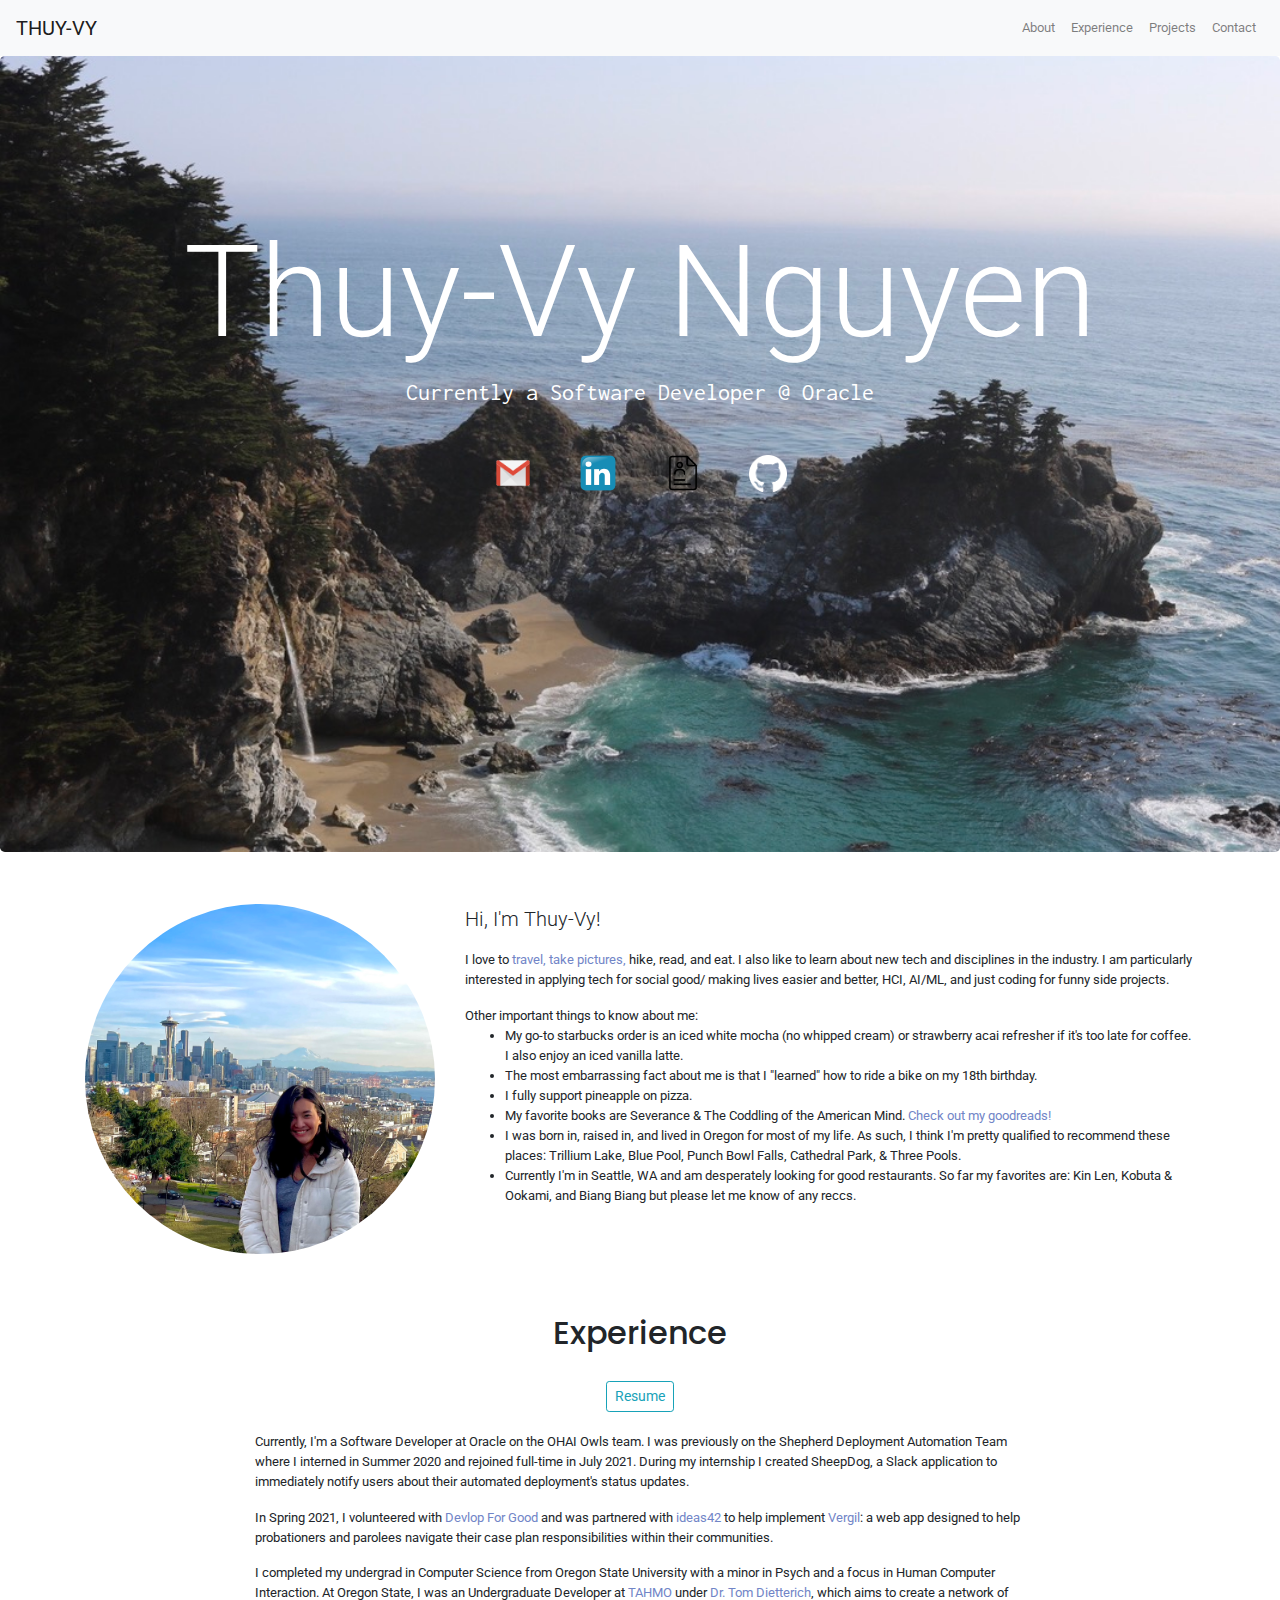
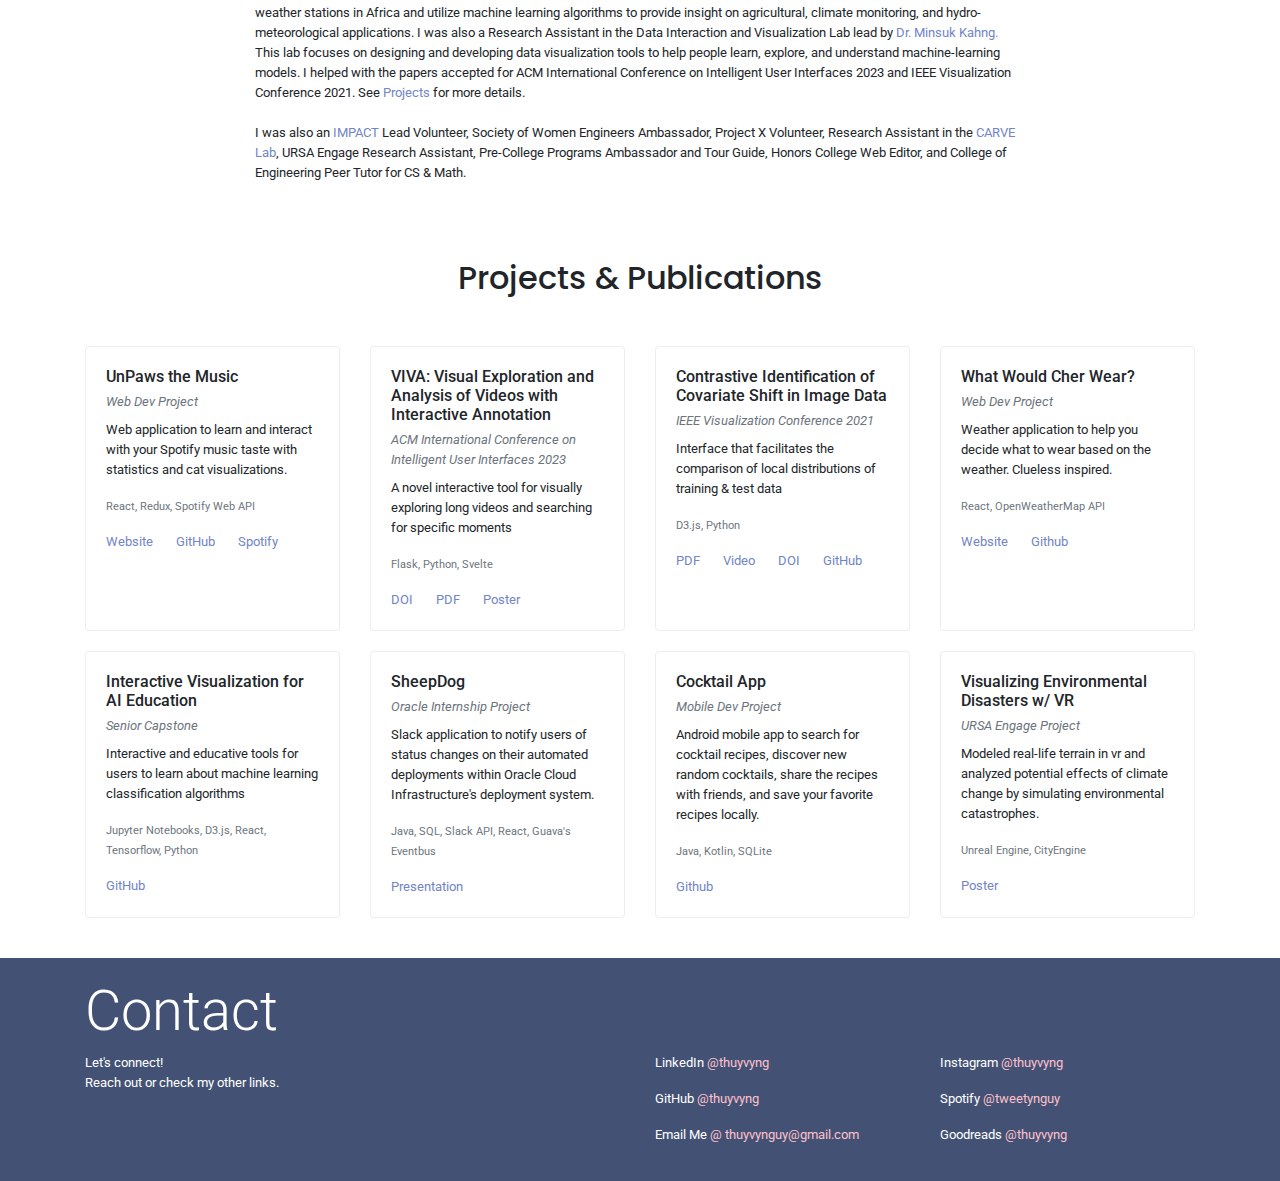
<file: index.html>
<!DOCTYPE html>
<html lang="en">

<head>
  <title> Thuy-Vy Nguyen</title>
  <meta charset="utf-8">
  <meta name="viewport" content="width=device-width, initial-scale=1">
  <link rel="stylesheet" href="https://maxcdn.bootstrapcdn.com/bootstrap/4.0.0/css/bootstrap.min.css"
    integrity="sha384-Gn5384xqQ1aoWXA+058RXPxPg6fy4IWvTNh0E263XmFcJlSAwiGgFAW/dAiS6JXm" crossorigin="anonymous">
  <script src="https://ajax.googleapis.com/ajax/libs/jquery/3.5.1/jquery.min.js"></script>
  <script src="https://maxcdn.bootstrapcdn.com/bootstrap/3.4.1/js/bootstrap.min.js"></script>
  <link rel="stylesheet" href="style.css">
  <link rel="icon" type="image/png" href="img/logo.png">
</head>

<body>

  <!-- NAVIGATION BAR -->
  <nav id="transparent" class="navbar navbar-expand-lg navbar-light bg-light">
    <a class="navbar-brand" href="index.html">THUY-VY</a>
    <button class="navbar-toggler" type="button" data-toggle="collapse" data-target="#navbarNav"
      aria-controls="navbarNav" aria-expanded="false" aria-label="Toggle navigation">
      <span class="navbar-toggler-icon"></span>
    </button>
    <div class="collapse navbar-collapse" id="navbarNav">
      <ul class="navbar-nav ml-auto">
        <li class="nav-item">
          <a class="nav-link" href="index.html#profile">About</a>
        </li>
        <li class="nav-item">
          <a class="nav-link" href="index.html#resume">Experience</a>
        </li>
        <li class="nav-item">
          <a class="nav-link" href="index.html#projects">Projects</a>
        </li>
        <li class="nav-item">
          <a class="nav-link" href="index.html#connect">Contact</a>
        </li>
      </ul>
    </div>
  </nav>

  <div id="top" class="jumbotron">
    <div class="container">
      <div class="row">
        <div class="col-sm-12 text-center">
          <br> <br><br>
          <h1 class="display-1" style="font-size: 10vw;"> Thuy-Vy Nguyen </h1>
          <h4 id="subtitle"> Currently a Software Developer @ Oracle </h4>
          <br> <br>
          <div class="contacts">
            <a class="space" href="mailto:thuyvynguy@gmail.com"> <img src="img/gmail.png" width="38px" /> </a>
            <a class="space" href="https://www.linkedin.com/in/thuyvyng/"> <img src="img/linkedin.png" width="38px" />
            </a>
            <a class="space" href="resume_thuyvynguyen.pdf"> <img src="img/resume.png" width="38px" /></a>
            <a class="space" href="https://github.com/thuyvyng"> <img src="img/git.png" width="38px" /> </a>
          </div>
          <br> <br><br><br>

        </div>
      </div>
    </div>
  </div>


  <div id="allofit" class="container">
    <a name="profile"></a>
    <br>
    <div class="row">
      <div class="col-sm-4">
        <img id="me" src="img/prof.jpeg" style="border-radius: 50%;">
      </div>
      <div class="col-sm-8">
        <p class="lead"> Hi, I'm Thuy-Vy! </p>

        <p>I love to <a href="travel.html"> travel, take pictures,</a> hike, read, and eat. I also like to learn about
          new tech and disciplines in the industry. I am particularly interested in applying
          tech for social good/ making lives easier and
          better, HCI, AI/ML, and just coding for funny side projects. </p>

        <div> Other important things to know about me: </div>
        <ul>
          <li>My go-to starbucks order is an iced white mocha (no whipped cream) or strawberry acai refresher if it's
            too late for coffee. I also enjoy an iced vanilla latte. </li>
          <li> The most embarrassing fact about me is that I "learned" how to ride a bike on my 18th birthday.</li>
          <li> I fully support pineapple on pizza. </li>
          <li> My favorite books are Severance & The Coddling of the American Mind. <a
              href="https://www.goodreads.com/user/show/137808519-thuy-vy">Check
              out my goodreads! </a> </li>
          <li> I was born in, raised in, and lived in Oregon for most of my life. As such, I think I'm pretty qualified
            to recommend these places: Trillium Lake, Blue Pool, Punch Bowl Falls, Cathedral Park, & Three
            Pools.
          </li>
          <li> Currently I'm in Seattle, WA and am desperately looking for good restaurants. So far my favorites are:
            Kin Len, Kobuta & Ookami, and Biang Biang but please let me know of any reccs.</li>
        </ul>
      </div>

    </div>
  </div>
  <div class="container" style="max-width: 800px;">

    <a name="resume"></a>
    <br>
    <br>

    <div class="row">
      <div class="col-sm-12">
        <br>
        <h2 class="text-center"> Experience </h2>
        <div class="text-center">
          <br>
          <a href="resume_thuyvynguyen.pdf"><button type="button" class="btn btn-outline-info btn-sm">Resume</button>
          </a>
        </div>
        <br>
        <p> Currently, I'm a Software Developer at Oracle on the OHAI Owls team. I was previously on the Shepherd
          Deployment Automation Team where I interned in Summer 2020 and rejoined full-time in July 2021. During my
          internship
          I created SheepDog, a Slack application to
          immediately notify users about their
          automated deployment's status updates.
        </p>
        <p>
          In Spring 2021, I volunteered with <a href="https://developforgood.org/">Devlop For Good</a> and was partnered
          with
          <a href="https://www.ideas42.org/">ideas42</a> to help implement
          <a href="https://www.vergil.app/">Vergil</a>: a web app designed to help probationers and parolees navigate
          their case plan responsibilities within
          their communities.
        </p>

        <p> I completed my undergrad in Computer Science from Oregon State University with a minor in Psych and a focus
          in Human Computer Interaction.
          At Oregon State, I was an Undergraduate Developer at <a href="https://tahmo.org/"> TAHMO</a> under <a
            href="https://web.engr.oregonstate.edu/~tgd/"> Dr. Tom Dietterich</a>, which aims to
          create a network of weather stations in Africa and utilize machine learning algorithms to provide insight on
          agricultural, climate monitoring, and hydro-meteorological applications. I was also a Research Assistant in
          the Data Interaction and Visualization
          Lab lead by <a href="https://minsuk.com/"> Dr. Minsuk Kahng. </a> This lab focuses on designing and developing
          data
          visualization tools to
          help people learn, explore, and understand machine-learning models. I helped with the papers accepted for
          ACM International Conference on Intelligent User Interfaces 2023 and IEEE Visualization Conference 2021. See
          <a href="index.html#projects">Projects</a> for more details.

          <br><br>
          I was also an <a href="https://health.oregonstate.edu/impact">IMPACT</a> Lead Volunteer, Society of Women
          Engineers Ambassador, Project X Volunteer, Research Assistant in the <a
            href="https://liberalarts.oregonstate.edu/sps/carve-lab"> CARVE Lab</a>, URSA Engage Research Assistant,
          Pre-College Programs Ambassador and Tour Guide, Honors College Web Editor, and College of Engineering Peer
          Tutor for CS & Math.
        </p>

        <br>

      </div>


      <br><br><br>
    </div>
  </div>

  <div class="container">
    <a name="projects"></a>
    <div class="row">
      <div class="col-sm-12 text-center">
        <br><br>
        <h2> Projects & Publications </h2>
        <br>
        <br>
      </div>
    </div>

    <div class="card-deck">

      <div class="card" style="border-color: #ededed;">
        <div class="card-body">
          <h6 class="card-title">UnPaws the Music</h6>
          <p class="card-subtitle mb-2 text-muted"> Web Dev Project</p>
          <p class="card-text"> Web application to learn and interact with your Spotify music taste with statistics and
            cat visualizations. </p>
          <p class="card-text"><small class="text-muted"> React, Redux, Spotify Web API</small></p>
          <a href="https://unpawsthemusic.vercel.app/" class="card-link">Website</a>
          <a href="https://github.com/thuyvyng/spotifyInteractive" class="card-link"> GitHub</a>
          <a href="https://open.spotify.com/user/tweetynguy" class="card-link"> Spotify </a>

        </div>
      </div>
      <div class="card" style="border-color: #ededed;">
        <div class="card-body">
          <h6 class="card-title"> VIVA: Visual Exploration and Analysis of Videos with Interactive Annotation </h6>
          <p class="card-subtitle mb-2 text-muted"> ACM International Conference on Intelligent User Interfaces
            2023 </p>
          <p class="card-text"> A novel interactive tool for visually exploring long videos and searching for specific
            moments</p>
          <p class="card-text"><small class="text-muted"> </small></p>
          <p class="card-text"><small class="text-muted"> Flask, Python, Svelte</small></p>
          <a href="https://dl.acm.org/doi/10.1145/3581754.3584160" class="card-link"> DOI</a>
          <a href="viva.pdf" class="card-link"> PDF</a>
          <a href="https://ruangroc.github.io/static/VIVA.pdf" class="card-link"> Poster</a>
        </div>
      </div>
      <div class="card" style="border-color: #ededed;">
        <div class="card-body">
          <h6 class="card-title"> Contrastive Identification of Covariate Shift in Image Data </h6>
          <p class="card-subtitle mb-2 text-muted"> IEEE Visualization Conference 2021 </p>
          <p class="card-text"> Interface that facilitates the comparison of local distributions of training &
            test data</p>
          <p class="card-text"><small class="text-muted"> D3.js, Python </small></p>
          <a href="https://minsuk.com/papers/shiftidentification-vis21.pdf" class="card-link"> PDF</a>
          <a href="https://www.youtube.com/watch?v=hotE2hDXKfQ" class="card-link"> Video </a>
          <a href="https://ieeexplore.ieee.org/document/9623289" class="card-link"> DOI </a>
          <a href="https://github.com/mattolson93/dataset-shifts" class="card-link"> GitHub </a>


        </div>
      </div>
      <div class="card" style="border-color: #ededed;">
        <div class="card-body">
          <h6 class="card-title">What Would Cher Wear?</h6>
          <p class="card-subtitle mb-2 text-muted"> Web Dev Project</p>
          <p class="card-text"> Weather application to help you decide what to wear based on the weather. Clueless
            inspired. </p>
          <p class="card-text"><small class="text-muted"> React, OpenWeatherMap API</small>
          </p>
          <a href="https://whatwouldcherwear.vercel.app/search" class="card-link"> Website</a>
          <a href="https://github.com/thuyvyng/weatherApp" class="card-link"> Github </a>
        </div>
      </div>

    </div>

    <br>

    <div class="card-deck">
      <div class="card" style="border-color: #ededed;">
        <!-- <img class="card-img-top" src="projects/ml.png" alt="Card image cap"> -->
        <div class="card-body">
          <h6 class="card-title"> Interactive Visualization for AI Education</h6>
          <p class="card-subtitle mb-2 text-muted"> Senior Capstone</p>
          <p class="card-text"> Interactive and educative tools for users to learn about machine learning classification
            algorithms </p>
          <p class="card-text"><small class="text-muted"> Jupyter Notebooks, D3.js, React, Tensorflow, Python</small>
          </p>
          <!-- <a href="https://interactive-viz-ai.herokuapp.com/" class="card-link">Website</a> -->
          <a href="https://github.com/laurajjiang/capstone_ai_education" class="card-link"> GitHub</a>
        </div>
      </div>
      <div class="card" style="border-color: #ededed;">
        <div class="card-body">
          <h6 class="card-title">SheepDog </h6>
          <p class="card-subtitle mb-2 text-muted"> Oracle Internship Project </p>
          <p class="card-text"> Slack application to notify users of status changes on their automated deployments
            within Oracle Cloud Infrastructure's deployment system.</p>
          <p class="card-text"><small class="text-muted"> Java, SQL, Slack API, React, Guava's Eventbus</small></p>
          <a href="thuyvynguyen_internpresentation.pdf" class="card-link">Presentation</a>

        </div>
      </div>

      <div class="card" style="border-color: #ededed;">
        <div class="card-body">
          <h6 class="card-title">Cocktail App</h6>
          <p class="card-subtitle mb-2 text-muted"> Mobile Dev Project</p>
          <p class="card-text"> Android mobile app to search for cocktail recipes, discover new random cocktails,
            share
            the recipes with friends, and save your favorite recipes locally. </p>
          <p class="card-text"><small class="text-muted"> Java, Kotlin, SQLite</small></p>
          <a href="https://github.com/osu-cs492-w21/final-project-team-panda" class="card-link"> Github</a>
        </div>
      </div>

      <div class="card" style="border-color: #ededed;">
        <div class="card-body">
          <h6 class="card-title">Visualizing Environmental Disasters w/ VR</h6>
          <p class="card-subtitle mb-2 text-muted"> URSA Engage Project</p>
          <p class="card-text">Modeled real-life terrain in vr and analyzed potential effects of climate change by
            simulating environmental catastrophes.</p>
          <p class="card-text"><small class="text-muted"> Unreal Engine, CityEngine</small></p>
          <a href="img/poster.jpg" class="card-link"> Poster</a>
        </div>
      </div>
      <!-- <div class="card" style="border-color: #ededed;">
        <div class="card-body">
          <h6 class="card-title">Quizicle</h6>
          <p class="card-subtitle mb-2 text-muted"> Wev Dev Project</p>
          <p class="card-text"> Web application that mocks Quizlet. </p>
          <p class="card-text"><small class="text-muted"> Javascript, HTML, CSS, Node.js, Express, Handlebars</small>
          </p>
          <a href="https://github.com/osu-cs492-w21/final-project-team-panda" class="card-link"> Github</a>
        </div>
      </div> -->
    </div>
  </div>

  <br> <br>

  <a name="connect"></a>

  <div class="backgray">
    <div class="container">
      <br>
      <div class="row">
        <div class="col-sm-12">
          <h4 class="display-4"> Contact</h4>
        </div>
      </div>

      <div class="row">
        <br>
        <div class="col-sm-6">
          <p> Let's connect! <br> Reach out or check my other links.
        </div>
        <div class="col-sm-3">
          <p>LinkedIn <a href="https://www.linkedin.com/in/thuyvyng/">
              @thuyvyng
            </a>
          </p>
          <p>GitHub <a href="https://github.com/thuyvyng">
              @thuyvyng
            </a>
          </p>
          <p>Email Me <a href="mailto:thuyvynguy@gmail.com">
              @ thuyvynguy@gmail.com
            </a>
          </p>

        </div>
        <div class="col-sm-3">
          <p>Instagram <a href="https://www.instagram.com/thuyvyng/">
              @thuyvyng
            </a>
          </p>
          <p>Spotify <a href="https://open.spotify.com/user/tweetynguy">
              @tweetynguy
            </a>
          </p>
          <p>Goodreads <a href="https://www.goodreads.com/thuyvyng">
              @thuyvyng
            </a>
          </p>

        </div>

      </div>
      <br>
    </div>
  </div>


</body>

</html>
</file>
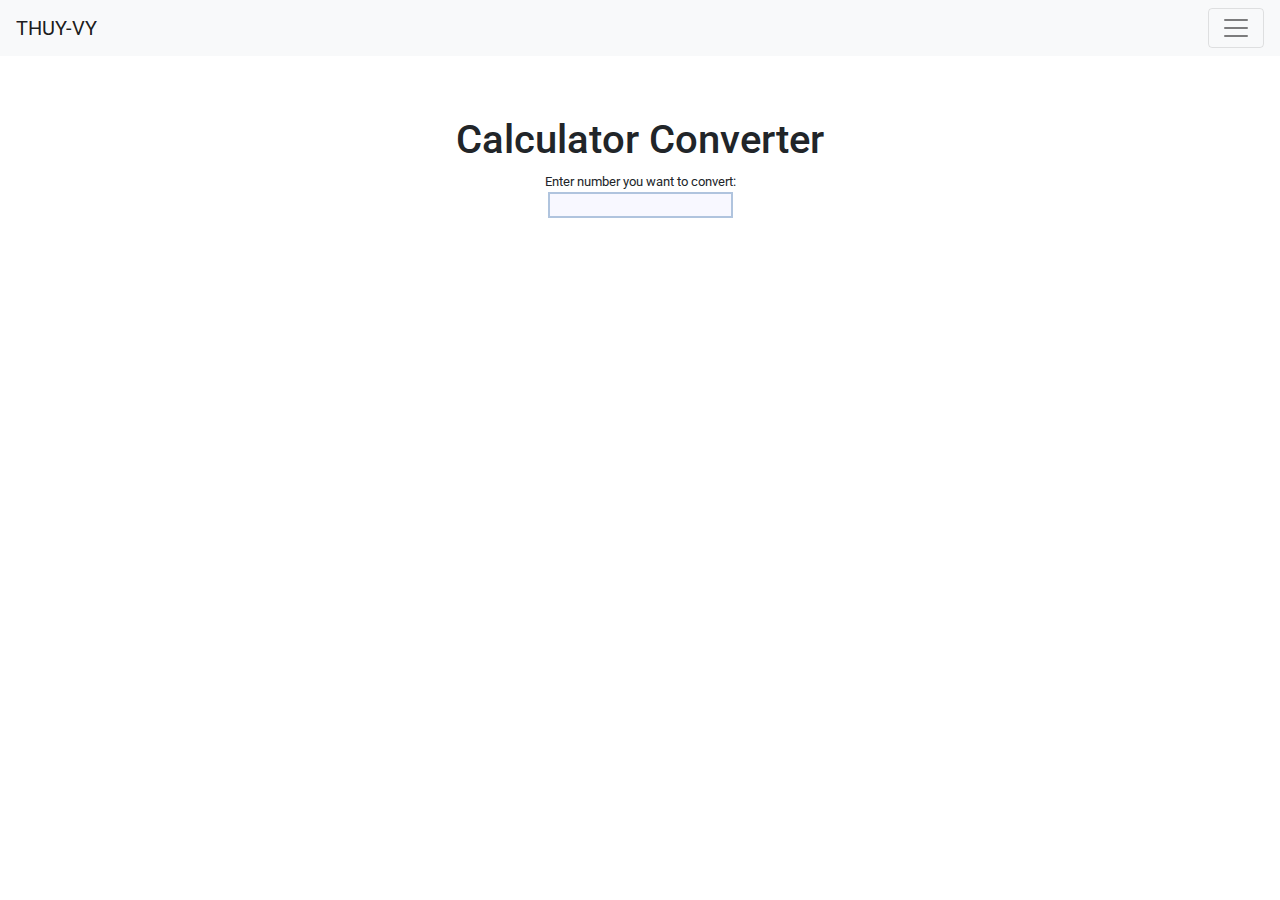
<file: convert.html>
<!DOCTYPE html>
<html lang="en">
<head>
  <title> Thuy-Vy Nguyen</title>
  <meta charset="utf-8">
  <meta name="viewport" content="width=device-width, initial-scale=1">
  <link rel="stylesheet" href="https://maxcdn.bootstrapcdn.com/bootstrap/4.0.0/css/bootstrap.min.css" integrity="sha384-Gn5384xqQ1aoWXA+058RXPxPg6fy4IWvTNh0E263XmFcJlSAwiGgFAW/dAiS6JXm" crossorigin="anonymous">
  <script src="https://ajax.googleapis.com/ajax/libs/jquery/3.5.1/jquery.min.js"></script>
  <script src="https://maxcdn.bootstrapcdn.com/bootstrap/3.4.1/js/bootstrap.min.js"></script>
  <link rel="stylesheet" href="style.css">
</head>
<body>

  <nav id="transparent" class="navbar sticky-top navbar-light bg-light">
    <a class="navbar-brand" href="index.html">THUY-VY</a>
    <button class="navbar-toggler" type="button" data-toggle="collapse" data-target="#navbarNav" aria-controls="navbarNav" aria-expanded="false" aria-label="Toggle navigation">
      <span class="navbar-toggler-icon"></span>
    </button>
    <div class="collapse navbar-collapse" id="navbarNav">
      <ul class="navbar-nav ml-auto">
        <li class="nav-item">
          <a class="nav-link" href="index.html#profile">About</a>
        </li>
        <li class="nav-item">
          <a class="nav-link" href="index.html#resume">Experience</a>
        </li>
        <li class="nav-item">
          <a class="nav-link" href="index.html#projects">Projects</a>
        </li>
      </ul>
    </div>
  </nav>
  <!-- CALC -->
  <br> <br><br>

  <div class = "container calc text-center">
    
    <h1> Calculator Converter</h1>
    <div class="calculator">
        <form>
            <p>Enter number you want to convert:<br> <input type="text"  id="number" onkeyup="convert()"></p>
            </p>
        </form>
        <!-- <br><br> -->

    </div>
        <div id="result">
            <!-- <hr> -->
            <h4>
            <span id="tiptotal"> Binary </span> 
            <span id="tiptotal2"> Octal </span>
            <span id="tiptotal3"> Hex </span>
            </h4>
            <br>
            

        </div>
    </div>
    <script type="text/javascript" src="convertcalculator.js"></script>
</body>
</html>
</file>
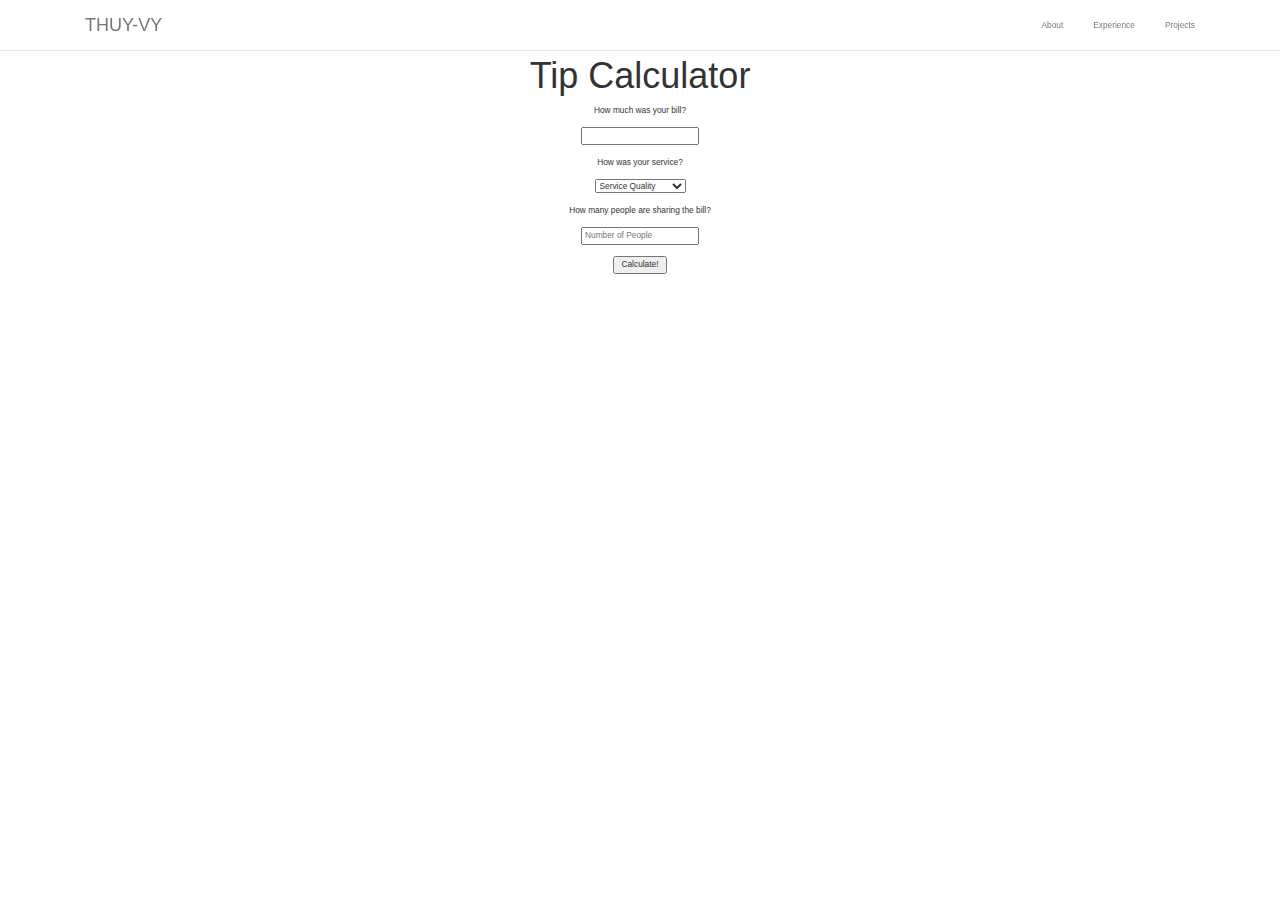
<file: tip.html>
<!DOCTYPE html>
<html lang="en">
  <head>
    <title>Thuy-Vy Nguyen</title>
    <meta charset="utf-8" />
    <meta name="viewport" content="width=device-width, initial-scale=1" />
    <link
      rel="stylesheet"
      href="https://maxcdn.bootstrapcdn.com/bootstrap/3.4.1/css/bootstrap.min.css"
    />
    <script src="https://ajax.googleapis.com/ajax/libs/jquery/3.5.1/jquery.min.js"></script>
    <script src="https://maxcdn.bootstrapcdn.com/bootstrap/3.4.1/js/bootstrap.min.js"></script>
    <link rel="stylesheet" href="style.css" />
  </head>
  <body>
    <!-- NAVIGATION BAR -->
    <nav id="transparent" class="navbar navbar-default navbar-fixed-top">
      <div class="container">
        <div class="container-fluid">
          <div class="navbar-header">
            <button
              type="button"
              class="navbar-toggle"
              data-toggle="collapse"
              data-target="#myNavbar"
            >
              <span class="icon-bar"></span>
              <span class="icon-bar"></span>
              <span class="icon-bar"></span>
            </button>
            <a class="navbar-brand" href="index.html"> THUY-VY</a>
          </div>
          <div class="collapse navbar-collapse" id="myNavbar">
            <ul class="nav navbar-nav navbar-right">
              <li><a href="index.html#profile">About</a></li>
              <li><a href="index.html#resume">Experience</a></li>
              <li><a href="index.html#projects"> Projects</a></li>
            </ul>
          </div>
        </div>
      </div>
    </nav>

    <br />
    <br /><br />
    <!-- HERE IS WHERE THE TIP STUFF STARTS -->
    <div class="calc container text-center">
      <h1>Tip Calculator</h1>
      <div class="calculator">
        <form>
          <p>How much was your bill?</p>

          <input type="text" id="billamt" /> <br />
          <br />
          <p>How was your service?</p>
          <select id="serviceQual">
            <option disabled selected value="0">Service Quality</option>
            <option value="0.3">30&#37; &#45; Outstanding</option>
            <option value="0.2">20&#37; &#45; Good</option>
            <option value="0.15">15&#37; &#45; Mediocre</option>
            <option value="0.1">10&#37; &#45; Bad</option>
            <option value="0.05">5&#37; &#45; Terrible</option>
          </select>
        </form>
        <br />
        <p>How many people are sharing the bill?</p>
        <input type="text" placeholder="Number of People" id="peopleamt" />

        <br />
        <br />
        <button type="button" id="calculate">Calculate!</button>
        <br />
        <br />
      </div>

      <!--calculator end-->
      <div id="totalTip">
        <hr />
        <br />
        <p>Tip Total: $<span id="tiptotal">0.00</span></p>

        <p>Per person: $<span id="tip">0.00</span></p>

        <p>Bill Total w/ Tip: $<span id="btotal">0.00</span></p>

        <p>Per Person: $<span id="ptotal">0.00</span></p>

        <small id="each"></small>

        <br />
      </div>
      <!--totalTip end-->
    </div>
    <script type="text/javascript" src="tipcalculator.js"></script>
  </body>
</html>
</file>
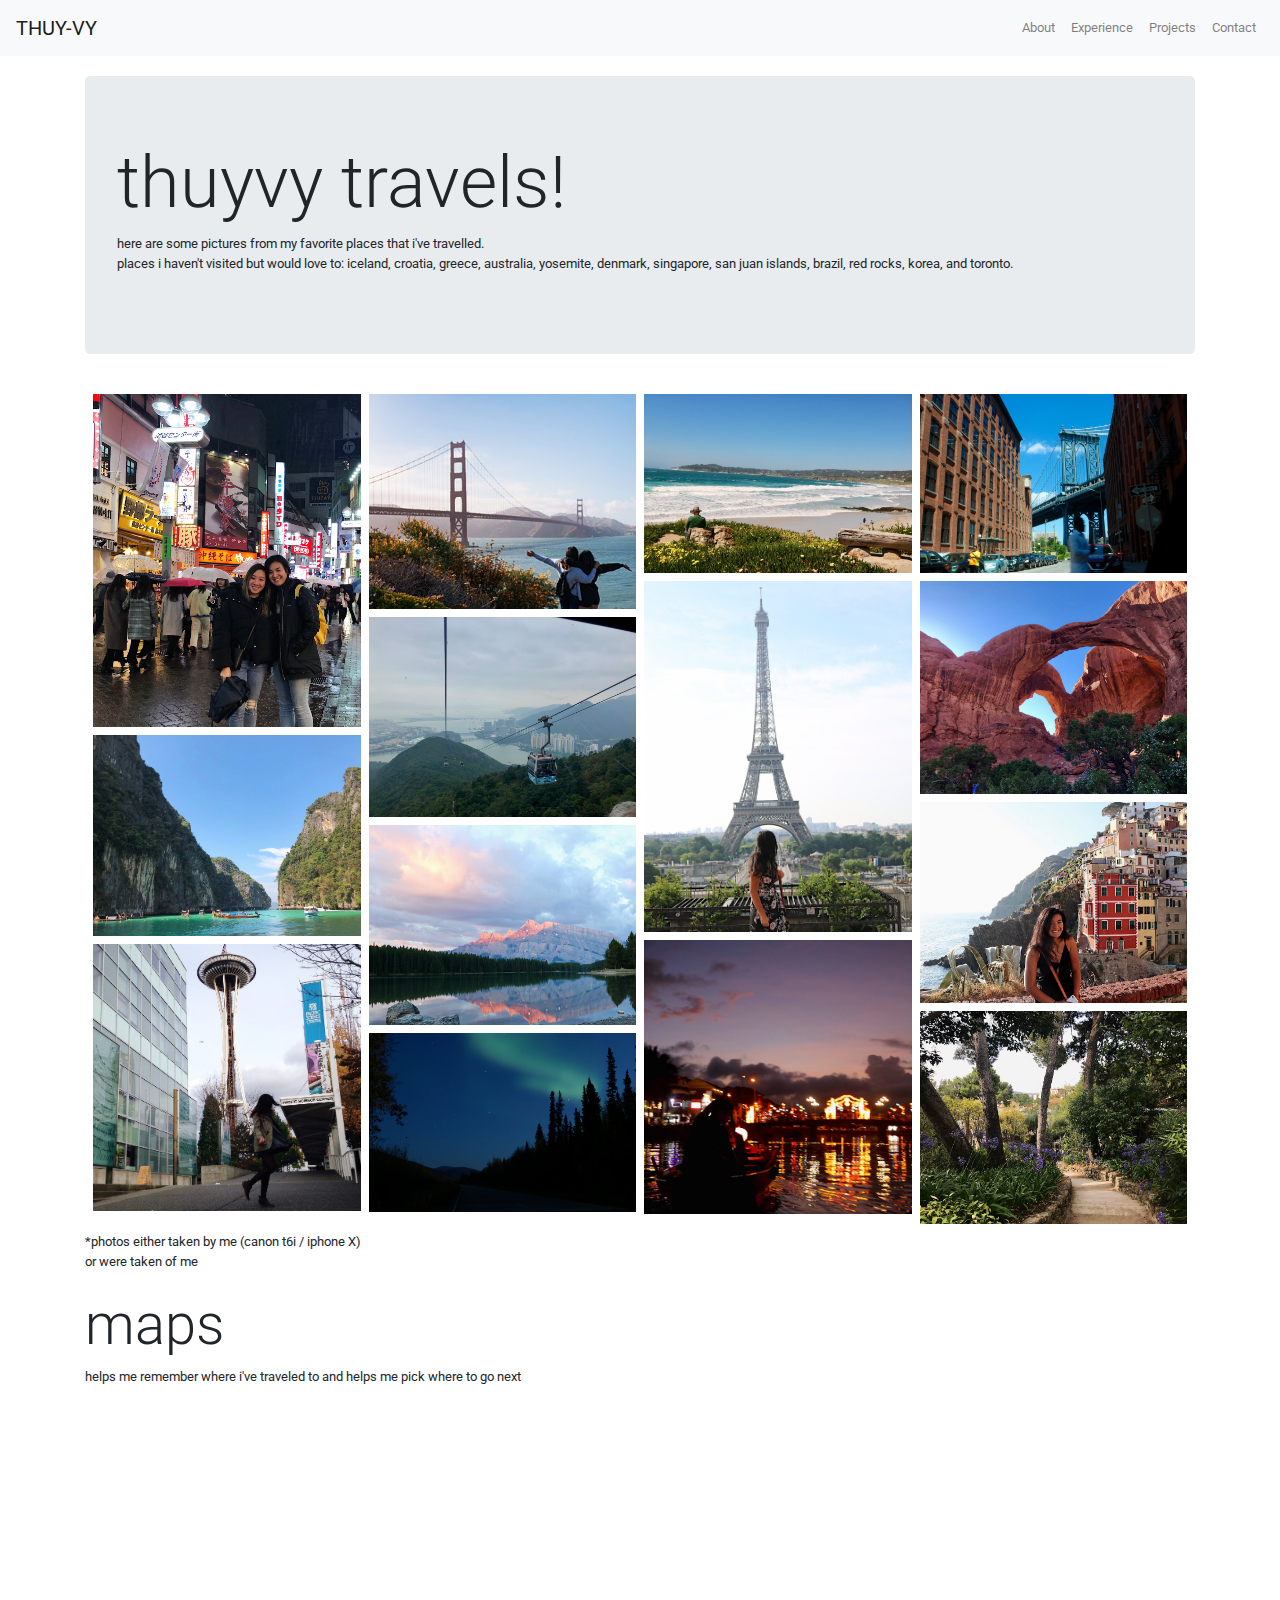
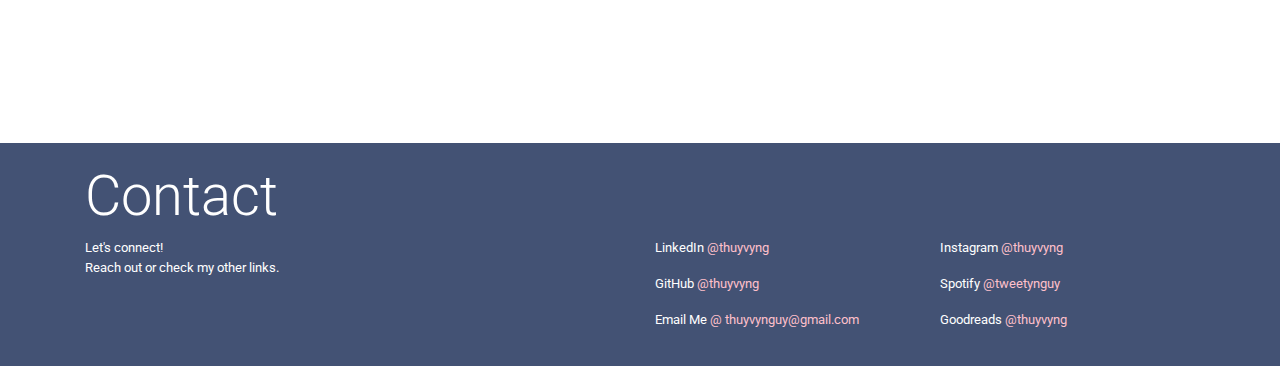
<file: travel.html>
<!DOCTYPE html>
<html lang="en">

<head>
  <title> Thuy-Vy Nguyen</title>
  <meta charset="utf-8">
  <meta name="viewport" content="width=device-width, initial-scale=1">
  <link rel="stylesheet" href="https://maxcdn.bootstrapcdn.com/bootstrap/4.0.0/css/bootstrap.min.css"
    integrity="sha384-Gn5384xqQ1aoWXA+058RXPxPg6fy4IWvTNh0E263XmFcJlSAwiGgFAW/dAiS6JXm" crossorigin="anonymous">
  <script src="https://ajax.googleapis.com/ajax/libs/jquery/3.5.1/jquery.min.js"></script>
  <script src="https://maxcdn.bootstrapcdn.com/bootstrap/3.4.1/js/bootstrap.min.js"></script>
  <link rel="stylesheet" href="style.css">
  <link rel="icon" type="image/png" href="img/logo.png">
</head>

<body>

  <!-- NAVIGATION BAR -->
  <nav id="transparent" class="navbar navbar-expand-lg navbar-light bg-light">
    <a class="navbar-brand" href="index.html">THUY-VY</a>
    <button class="navbar-toggler" type="button" data-toggle="collapse" data-target="#navbarNav"
      aria-controls="navbarNav" aria-expanded="false" aria-label="Toggle navigation">
      <span class="navbar-toggler-icon"></span>
    </button>
    <div class="collapse navbar-collapse" id="navbarNav">
      <ul class="navbar-nav ml-auto">
        <li class="nav-item">
          <a class="nav-link" href="index.html#profile">About</a>
        </li>
        <li class="nav-item">
          <a class="nav-link" href="index.html#resume">Experience</a>
        </li>
        <li class="nav-item">
          <a class="nav-link" href="index.html#projects">Projects</a>
        </li>
        <li class="nav-item">
          <a class="nav-link" href="index.html#connect">Contact</a>
        </li>
      </ul>
    </div>
  </nav>

  <br>
  <div class="container">

    <div class="jumbotron" id="thuyvytravels">

      <h1 class="display-3"> thuyvy travels! </h1>
      <p> here are some pictures from my favorite places that i've travelled. <br>
        places i haven't visited but would love to: iceland, croatia, greece, australia, yosemite, denmark, singapore,
        san juan
        islands,
        brazil, red
        rocks,
        korea, and toronto. <br> </p>
    </div>
    <div class="roww">

      <div class="columnn">
        <div class="cont">
          <img class="hello" src="travel/48.JPG">
          <div class="overlay">
            <div class="text"> Shibuya, Japan</div>
          </div>
        </div>


        <div class="cont">
          <img class="hello" src="travel/52.jpeg">
          <div class="overlay">
            <div class="text"> Phang Nga Bay, Thailand </div>
          </div>
        </div>


        <div class="cont">
          <img class="hello" src="travel/3.jpg">
          <div class="overlay">
            <div class="text"> Seattle, Washington</div>
          </div>
        </div>


      </div>
      <div class="columnn">

        <div class="cont">
          <img class="hello" src="travel/29.JPG">
          <div class="overlay">
            <div class="text"> Golden Gate Bridge, California</div>
          </div>
        </div>


        <div class="cont">
          <img class="hello" src="travel/50.jpeg">
          <div class="overlay">
            <div class="text"> Lantau Island, Hong Kong</div>
          </div>
        </div>
        <div class="cont">
          <img class="hello" src="travel/46.JPG">
          <div class="overlay">
            <div class="text"> Jack Lake, Canada</div>
          </div>
        </div>

        <div class="cont">
          <img class="hello" src="travel/10.jpeg">
          <div class="overlay">
            <div class="text"> Fairbanks, Alaska</div>
          </div>
        </div>


      </div>
      <div class="columnn">

        <div class="cont">
          <img class="hello" src="travel/4.jpg">
          <div class="overlay">
            <div class="text"> Montecito, California</div>
          </div>
        </div>

        <div class="cont">
          <img class="hello" src="travel/23.jpg">
          <div class="overlay">
            <div class="text"> Paris, France</div>
          </div>
        </div>


        <div class="cont">
          <img class="hello" src="travel/hoian.jpeg">
          <div class="overlay">
            <div class="text"> Hoi An, Vietnam </div>
          </div>
        </div>


      </div>

      <div class="columnn">
        <div class="cont">
          <img src="travel/37.JPG">
          <div class="overlay">
            <div class="text"> Brooklyn, New York </div>
          </div>
        </div>

        <div class="cont">
          <img src="travel/16.JPG">
          <div class="overlay">
            <div class="text"> Arches National Park, Utah </div>
          </div>
        </div>

        <div class="cont">
          <img src="travel/26.JPG">
          <div class="overlay">
            <div class="text"> Positano, Italy </div>
          </div>
        </div>

        <div class="cont">
          <img src="travel/1.jpg">
          <div class="overlay">
            <div class="text"> Barcelona, Spain </div>
          </div>
        </div>
      </div>
    </div>

    *photos either taken by me (canon t6i / iphone X) <br> or were taken of me
  </div>

  <div class="container ca">
    <br>
    <h3 class="display-4"> maps</h3>
    <p> helps me remember where i've traveled to and helps me pick where to go next</p>

    <div class="maps">
      <div class="us">
        <script src="https://www.amcharts.com/lib/3/ammap.js" type="text/javascript"></script>
        <script src="https://www.amcharts.com/lib/3/maps/js/usaHigh.js" type="text/javascript"></script>
        <script src="https://www.amcharts.com/lib/3/themes/light.js" type="text/javascript"></script>
        <div id="mapdiv" style="width: 500px; height: 300px;"></div>

        <script type="text/javascript">
          var map = AmCharts.makeChart("mapdiv", {
            type: "map",
            theme: "light",
            panEventsEnabled: true,
            backgroundColor: "#FAFAFA",
            backgroundAlpha: 1,
            zoomControl: {
              zoomControlEnabled: true
            },
            dataProvider: {
              map: "usaHigh",
              getAreasFromMap: true,
              areas:
                [
                  {
                    "id": "US-AK",
                    "showAsSelected": true
                  },
                  {
                    "id": "US-AL",
                    "showAsSelected": true
                  },
                  {
                    "id": "US-CA",
                    "showAsSelected": true
                  },
                  {
                    "id": "US-DE",
                    "showAsSelected": true
                  },
                  {
                    "id": "US-FL",
                    "showAsSelected": true
                  },
                  {
                    "id": "US-GA",
                    "showAsSelected": true
                  },
                  {
                    "id": "US-HI",
                    "showAsSelected": true
                  },
                  {
                    "id": "US-ID",
                    "showAsSelected": true
                  },
                  {
                    "id": "US-LA",
                    "showAsSelected": true
                  },
                  {
                    "id": "US-MD",
                    "showAsSelected": true
                  },
                  {
                    "id": "US-MT",
                    "showAsSelected": true
                  },
                  {
                    "id": "US-NJ",
                    "showAsSelected": true
                  },
                  {
                    "id": "US-NV",
                    "showAsSelected": true
                  },
                  {
                    "id": "US-NY",
                    "showAsSelected": true
                  },
                  {
                    "id": "US-OR",
                    "showAsSelected": true
                  },
                  {
                    "id": "US-PA",
                    "showAsSelected": true
                  },
                  {
                    "id": "US-TX",
                    "showAsSelected": true
                  },
                  {
                    "id": "US-UT",
                    "showAsSelected": true
                  },
                  {
                    "id": "US-VA",
                    "showAsSelected": true
                  },
                  {
                    "id": "US-WA",
                    "showAsSelected": true
                  }
                ]
            },
            areasSettings: {
              autoZoom: true,
              color: "#CFCFD1",
              colorSolid: "#92B2E0",
              selectedColor: "#92B2E0",
              outlineColor: "#666666",
              rollOverColor: "#9EC2F7",
              rollOverOutlineColor: "#000000"
            }
          });
        </script>

      </div>
      <div class="world">
        <script src="https://www.amcharts.com/lib/3/ammap.js" type="text/javascript"></script>
        <script src="https://www.amcharts.com/lib/3/maps/js/worldHigh.js" type="text/javascript"></script>
        <script src="https://www.amcharts.com/lib/3/themes/dark.js" type="text/javascript"></script>
        <div id="mapdiv1" style="width: 500px; height: 300px;"></div>

        <script type="text/javascript">
          var map = AmCharts.makeChart("mapdiv1", {
            type: "map",
            theme: "dark",
            projection: "mercator",
            panEventsEnabled: true,
            backgroundColor: "#FAFAFA",
            backgroundAlpha: 1,
            zoomControl: {
              zoomControlEnabled: true
            },
            dataProvider: {
              map: "worldHigh",
              getAreasFromMap: true,
              areas:
                [
                  {
                    "id": "BE",
                    "showAsSelected": true
                  },
                  {
                    "id": "FR",
                    "showAsSelected": true
                  },
                  {
                    "id": "IT",
                    "showAsSelected": true
                  },
                  {
                    "id": "ES",
                    "showAsSelected": true
                  },
                  {
                    "id": "CH",
                    "showAsSelected": true
                  },
                  {
                    "id": "VA",
                    "showAsSelected": true
                  },
                  {
                    "id": "AW",
                    "showAsSelected": true
                  },
                  {
                    "id": "BS",
                    "showAsSelected": true
                  },
                  {
                    "id": "BZ",
                    "showAsSelected": true
                  },
                  {
                    "id": "CA",
                    "showAsSelected": true
                  },
                  {
                    "id": "CR",
                    "showAsSelected": true
                  },
                  {
                    "id": "JM",
                    "showAsSelected": true
                  },
                  {
                    "id": "MX",
                    "showAsSelected": true
                  },
                  {
                    "id": "US",
                    "showAsSelected": true
                  },
                  {
                    "id": "VI",
                    "showAsSelected": true
                  },
                  {
                    "id": "HK",
                    "showAsSelected": true
                  },
                  {
                    "id": "ID",
                    "showAsSelected": true
                  },
                  {
                    "id": "JP",
                    "showAsSelected": true
                  },
                  {
                    "id": "TH",
                    "showAsSelected": true
                  },
                  {
                    "id": "VN",
                    "showAsSelected": true
                  }
                ]
            },
            areasSettings: {
              autoZoom: true,
              color: "#CFCFD1",
              colorSolid: "#92B2E0",
              selectedColor: "#92B2E0",
              outlineColor: "#666666",
              rollOverColor: "#9EC2F7",
              rollOverOutlineColor: "#000000"
            }
          });
        </script>

      </div>
    </div>

    <br>
    <br>

  </div>

  <a name="connect"></a>

  <div class="backgray">
    <div class="container">
      <br>
      <div class="row">
        <div class="col-sm-12">
          <h4 class="display-4"> Contact</h4>
        </div>
      </div>

      <div class="row">
        <br>
        <div class="col-sm-6">
          <p> Let's connect! <br> Reach out or check my other links.
        </div>
        <div class="col-sm-3">
          <p>LinkedIn <a href="https://www.linkedin.com/in/thuyvyng/">
              @thuyvyng
            </a>
          </p>
          <p>GitHub <a href="https://github.com/thuyvyng">
              @thuyvyng
            </a>
          </p>
          <p>Email Me <a href="mailto:thuyvynguy@gmail.com">
              @ thuyvynguy@gmail.com
            </a>
          </p>

        </div>
        <div class="col-sm-3">
          <p>Instagram <a href="https://www.instagram.com/thuyvyng/">
              @thuyvyng
            </a>
          </p>
          <p>Spotify <a href="https://open.spotify.com/user/tweetynguy">
              @tweetynguy
            </a>
          </p>
          <p>Goodreads <a href="https://www.goodreads.com/thuyvyng">
              @thuyvyng
            </a>
          </p>

        </div>

      </div>
      <br>
    </div>
  </div>
</file>
<file: style.css>
@import url("https://fonts.googleapis.com/css2?family=Arsenal&family=Assistant:wght@400;500&family=Inconsolata:wght@300;400&family=Mallanna&family=Nunito:wght@200;300;400;600&family=Pavanam&family=Raleway&family=Roboto:ital,wght@0,300;1,100&display=swap");
@import url("https://fonts.googleapis.com/css2?family=Gothic+A1:wght@100;200;300;400;500;600;800&display=swap");
@import url("https://fonts.googleapis.com/css2?family=Poppins:wght@300&display=swap");

h2 {
  font-family: "Poppins", sans-serif;
}

h4 {
  font-weight: normal;
}

body {
  font-weight: light;
  font-size: smaller;
}

#smaller {
  font-size: 45px;
}

#resume_button {
  border: 1px solid purple;
  padding: 15px;
  border-radius: 25px;
}
#resume_button:hover {
  border: 1px solid pink;
  padding: 15px;
  border-radius: 25px;
}
#me {
  width: 100%;
}
#transparent {
  background-color: rgba(255, 255, 255, 0.83);
}
#top {
  background-image: url(img/cal.jpeg);
  background-size: cover;
  background-repeat: no-repeat;
  color: white;
  padding-top: 100px;
  padding-bottom: 300px;
}

#field {
  background-color: seagreen;
  background-size: cover;
  background-repeat: no-repeat;
  color: white;
}

#subtitle {
  font-family: "Inconsolata", Helvetica, sans-serif;
}
a:hover {
  text-decoration: none;
  color: pink;
}
a {
  color: #7185c7;
}
.space {
  padding: 22px;
}

.con {
  font-weight: bold;
  color: white;
}

.contacts {
  display: inline-block;
  font-weight: bolder;
}

#number {
  background-color: ghostwhite;
  border: 2px solid lightsteelblue;
}

.side {
  color: #a9a9a9;
}

.backgray {
  background-color: #435274;
  display: block;
  color: white;
}

.backgray a {
  color: pink;
}

.cont {
  position: relative;
}

.image {
  display: block;
  width: 100%;
  height: auto;
}

.overlay {
  position: absolute;
  top: 0;
  bottom: 0;
  left: 0;
  right: 0;
  height: 100%;
  width: 100%;
  opacity: 0;
  transition: 0.5s ease;
  background-color: lightgray;
}

.cont:hover .overlay {
  opacity: 93%;
}

.text {
  color: white;
  font-size: 20px;
  position: absolute;
  text-transform: lowercase;
  top: 50%;
  left: 50%;
  -webkit-transform: translate(-50%, -50%);
  -ms-transform: translate(-50%, -50%);
  transform: translate(-50%, -50%);
  text-align: center;
}

.roww {
  display: flex;
  flex-wrap: wrap;
  padding: 0 4px;
}

.columnn {
  flex: 25%;
  max-width: 25%;
  padding: 4px 4px;
}

.columnn img {
  margin-top: 4px;
  margin-bottom: 4px;
  vertical-align: middle;
  width: 100%;
}

.card-horizontal {
  display: flex;
  flex: 1 1 auto;
}

.navbar-collapse.collapse.in {
  display: block !important;
}

.card-img-top {
  display: block;
  margin-left: auto;
  margin-right: auto;
  width: 70%;
}

.card {
  min-width: 150px;
}

.card-subtitle {
  font-style: italic;
}

.us {
  float: left;
  display: block;
}

.world {
  float: right;
  display: block;
}

.maps {
  display: block;
  overflow: hidden;
}

.ca {
  display: block;
}
</file>
